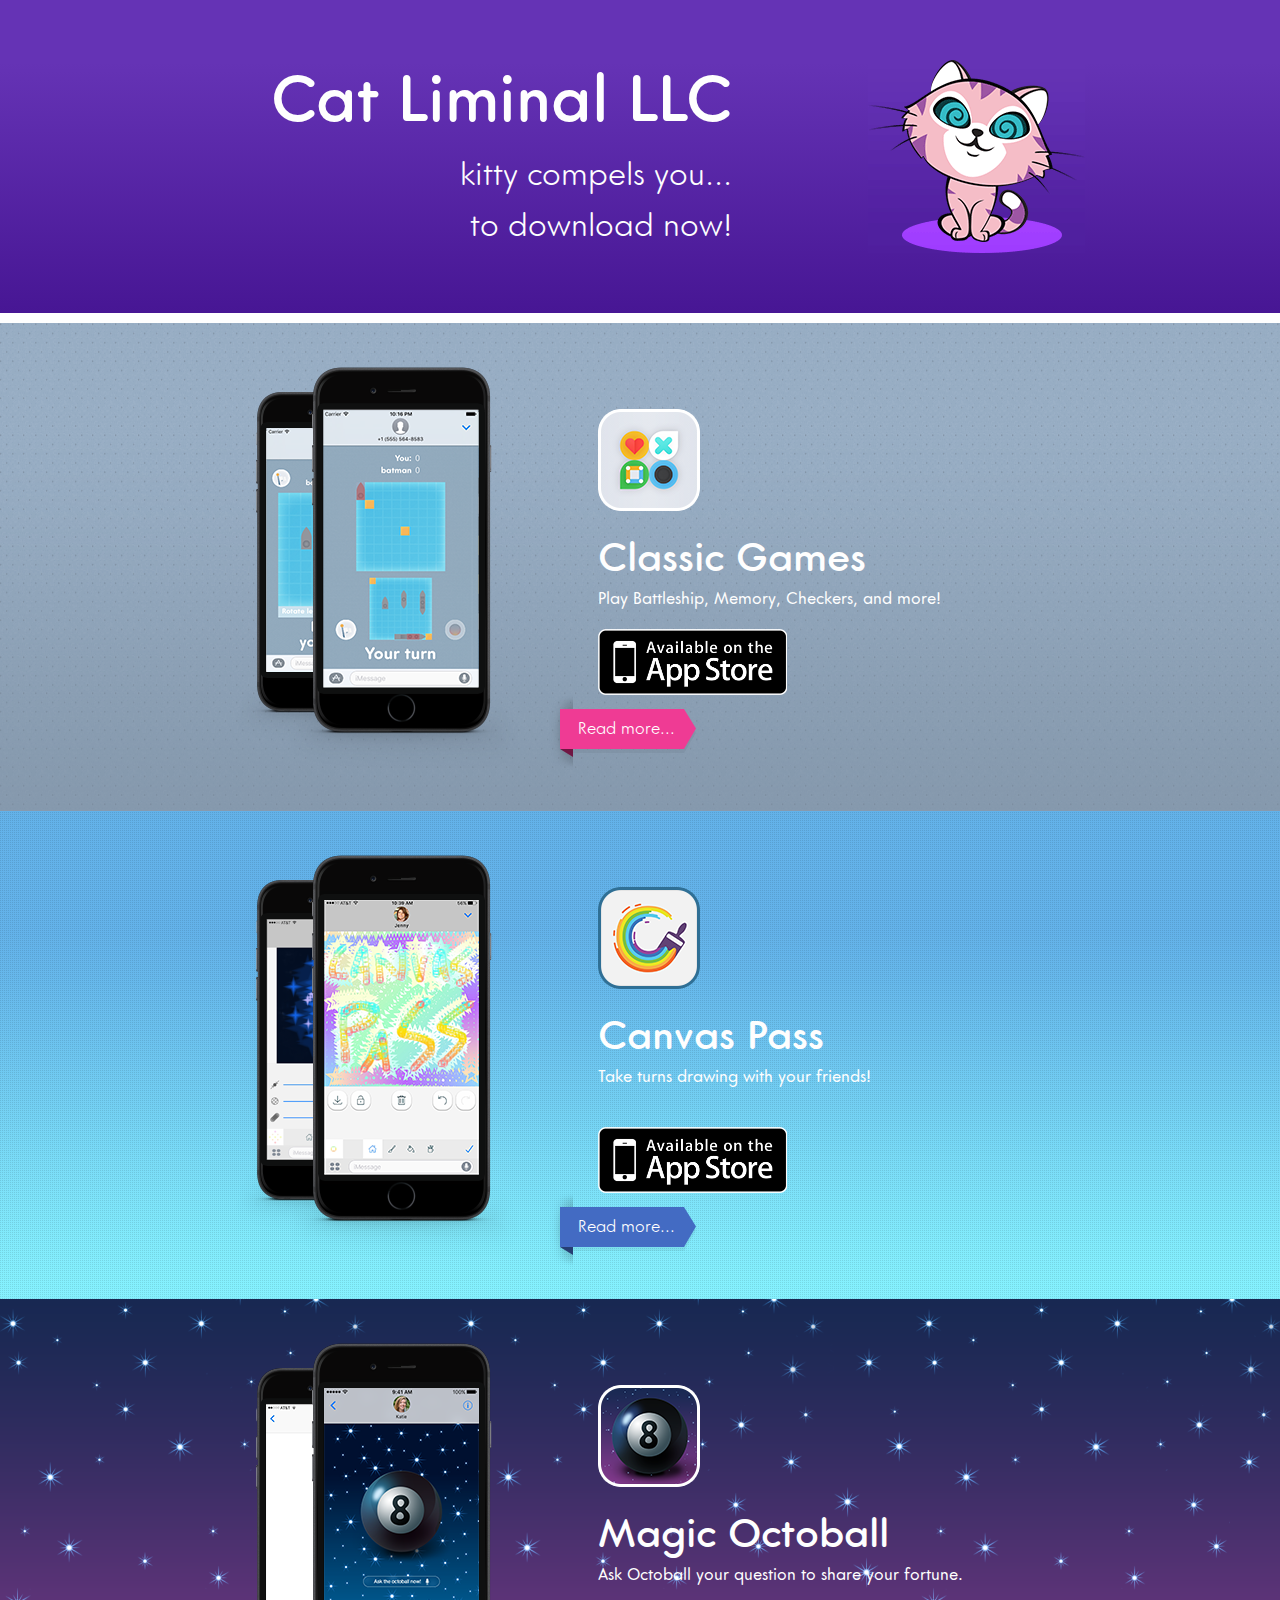
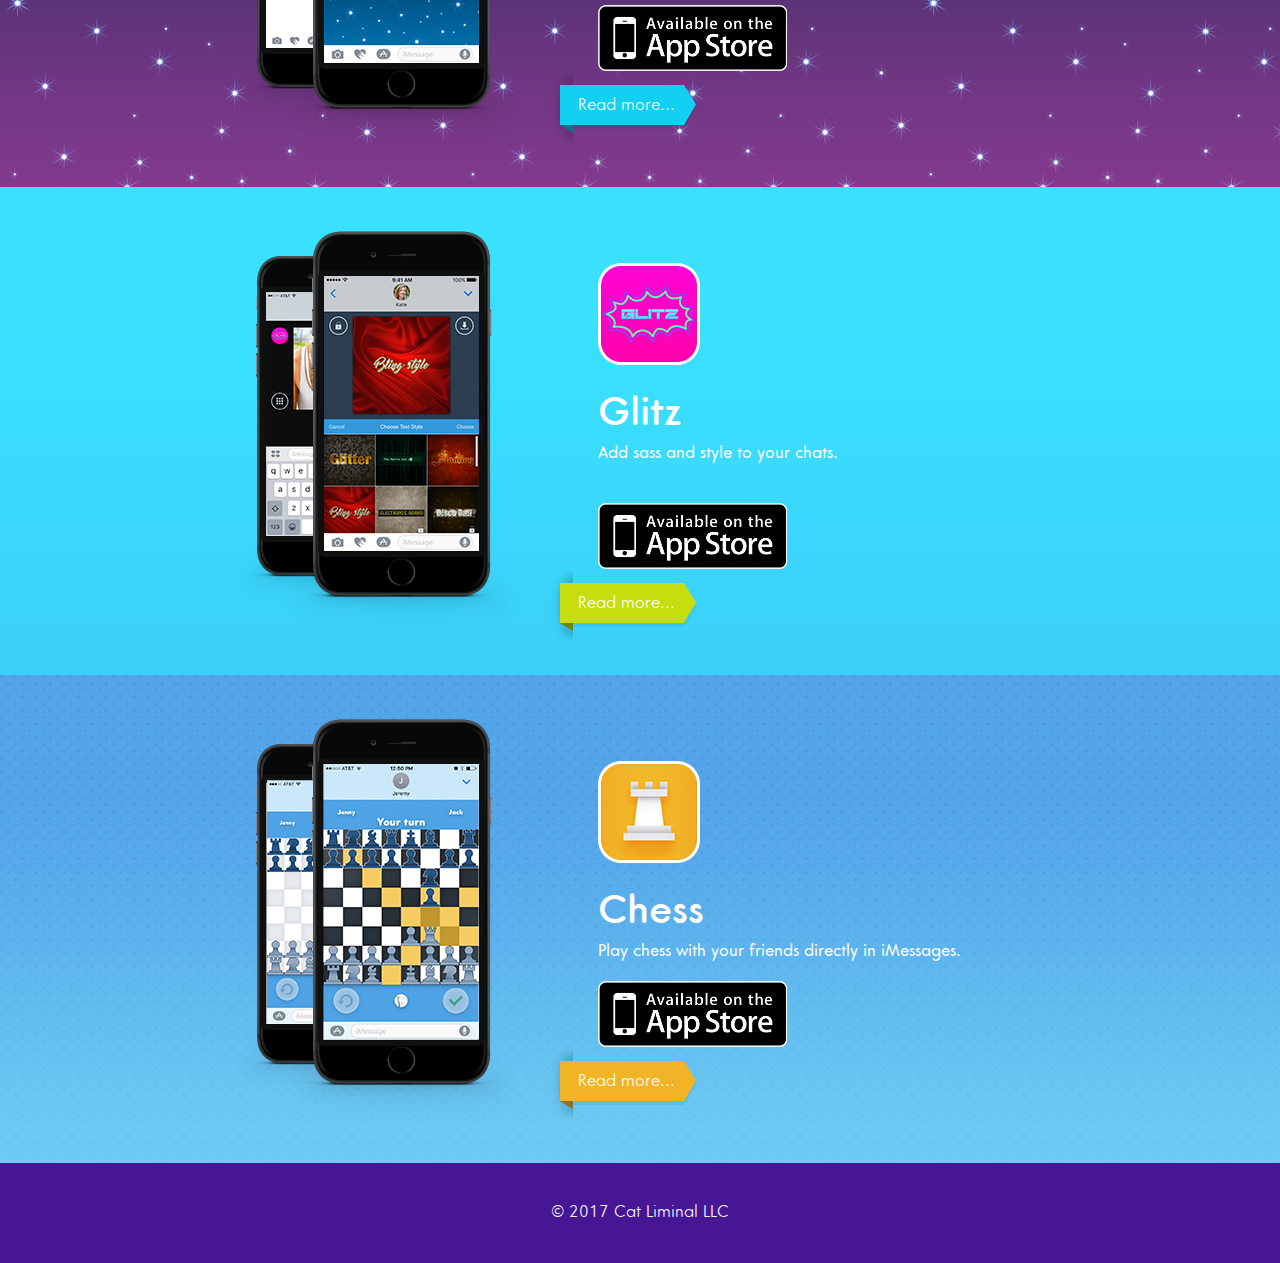
<file: index.html>
<!doctype html>
<html class="no-js" lang="en">
<head>
    <meta charset="utf-8">
    <meta http-equiv="x-ua-compatible" content="ie=edge">
    <meta name="viewport" content="width=device-width, initial-scale=1.0, maximum-scale=0.5">
    <title>Cat Liminal</title>
    <link rel="stylesheet" href="css/app.css">
    <link rel="apple-touch-icon" sizes="260x260" href="./img/catliminal_favicon_260.png">
    <link rel="icon" type="image/png" href="./img/catliminal_favicon_32.png" sizes="32x32">
    <link rel="icon" type="image/png" href="./img/catliminal_favicon_16.png" sizes="16x16">
</head>
<body>

<div class="row cat align-middle">
    <div class="large-7 small-7 columns text-right">
        <div>
            <h1>Cat Liminal LLC</h1>
            <h3>kitty compels you...</h3>
            <h3>to download now!</h3>
        </div>
    </div>
    <div class="large-4 small-4 large-offset-1 columns">
        <img src="./img/cat_liminal_animated_2.gif" />
    </div>
</div>

<div class="row splitter">
    <div class="large-12 columns"></div>
</div>

<div class="row classic align-middle">
    <div class="large-5 columns text-right">
        <div>
            <a href="./classicgames"><img src="./img/classic_games_iphone.png"></a>
        </div>
    </div>
    <div class="large-7 columns">
        <div class="padding-left padding-top-45">
            <a href="./classicgames"><img src="./img/classic_games_icon.png"></a>
        </div>
        <div class="padding-left padding-top-20 double-row">
            <h2 class="header">Classic Games</h2>
            <p>Play Battleship, Memory, Checkers, and more!</p>
        </div>
        <div class="padding-left">
            <a class="app_url2" href="https://itunes.apple.com/us/app/classic-games-for-imessage/id1172625579?ls=1&mt=8" target="_blank">
                <img src="./img/appstore_button_2.png">
            </a>
        </div>
        <div class="padding-top-15">
            <a href="./classicgames" class="more">
                Read more...
            </a>
        </div>
    </div>
</div>

<div class="row canvas align-middle">
    <div class="large-5 columns text-right">
        <div>
            <a href="./canvas"><img src="./img/canvas_pass_iphone.png"></a>
        </div>
    </div>
    <div class="large-7 columns">
        <div class="padding-left padding-top-45">
            <a href="./canvas"><img src="./img/canvas_pass_icon.png"></a>
        </div>
        <div class="padding-left padding-top-20">
            <h2 class="header">Canvas Pass</h2>
            <p>Take turns drawing with your friends!</p>
        </div>
        <div class="padding-left padding-top-20">
            <a class="app_url2" href="https://itunes.apple.com/us/app/canvas-pass/id1168212502?ls=1&mt=8" target="_blank">
                <img src="./img/appstore_button_2.png">
            </a>
        </div>
        <div class="padding-top-15">
            <a href="./canvas" class="more">
                Read more...
            </a>
        </div>
    </div>
</div>

<div class="row octoball align-middle">
    <div class="large-5 columns text-right">
        <div>
            <a href="./octoball"><img src="./img/octoball_iphone.png"></a>
        </div>
    </div>
    <div class="large-7 columns">
        <div class="padding-left padding-top-45">
            <a href="./octoball"><img src="./img/octoball_icon.png"></a>
        </div>
        <div class="padding-left padding-top-20 double-row">
            <h2 class="header">Magic Octoball</h2>
            <p>Ask Octoball your question to share your fortune.</p>
        </div>
        <div class="padding-left">
            <a class="app_url2" href="https://itunes.apple.com/us/app/magic-octoball-eight-ball/id1153848657?ls=1&mt=8" target="_blank">
                <img src="./img/appstore_button_2.png">
            </a>
        </div>
        <div class="padding-top-15">
            <a href="./octoball" class="more">
                Read more...
            </a>
        </div>
    </div>
</div>

<div class="row glitz align-middle">
    <div class="large-5 columns text-right">
        <div>
            <a href="./glitz"><img src="./img/glitz_iphone.png"></a>
        </div>
    </div>
    <div class="large-7 columns">
        <div class="padding-left padding-top-45">
            <a href="./glitz"><img src="./img/glitz_icon.png"></a>
        </div>
        <div class="padding-left padding-top-20">
            <h2 class="header">Glitz</h2>
            <p>Add sass and style to your chats.</p>
        </div>
        <div class="padding-left padding-top-20">
            <a class="app_url2" href="https://itunes.apple.com/us/app/glitz-text-sticker-generator/id1187920995?ls=1&mt=8" target="_blank">
                <img src="./img/appstore_button_2.png">
            </a>
        </div>
        <div class="padding-top-15">
            <a href="./glitz" class="more">
                Read more...
            </a>
        </div>
    </div>
</div>

<div class="row chess align-middle">
    <div class="large-5 columns text-right">
        <div>
            <a href="./chess"><img src="./img/chess_iphone.png"></a>
        </div>
    </div>
    <div class="large-7 columns">
        <div class="padding-left padding-top-45">
            <a href="./chess"><img src="./img/chess_icon.png"></a>
        </div>
        <div class="padding-left padding-top-20 double-row">
            <h2 class="header">Chess</h2>
            <p>Play chess with your friends directly in iMessages.</p>
        </div>
        <div class="padding-left">
            <a class="app_url2" href="https://itunes.apple.com/us/app/chess-messages-for-imessage/id1153804757?ls=1&mt=8" target="_blank">
                <img src="./img/appstore_button_2.png">
            </a>
        </div>
        <div class="padding-top-15">
            <a href="./chess" class="more">
                Read more...
            </a>
        </div>
    </div>
</div>

<div class="row footer align-middle text-center">
    <div class="large-12 columns">
        <p>&copy; 2017 Cat Liminal LLC</p>
    </div>
</div>


<script src="bower_components/jquery/dist/jquery.min.js"></script>
<script src="bower_components/what-input/what-input.min.js"></script>
<script src="bower_components/foundation-sites/dist/foundation.min.js"></script>
<script src="js/app.js"></script>

<script type="text/javascript">
var scribe;!function(){var a=window.analytics=window.analytics||[];if(!a.invoked){a.invoked=!0,a.load=function(a,b){var c=document.createElement("script");c.type="text/javascript",c.async=!0,c.src="//tools-dev.us-west-1.elasticbeanstalk.com"+("https:"===document.location.protocol?":8443":"")+"/"+a+"/static/js/mobiledevtools.min.js";var d=document.getElementsByTagName("script")[0];d.parentNode.insertBefore(c,d),b&&c.addEventListener("load",function(c){b(a,c)},!1)};var b=window.tracker_config||{};a.init=function(a){b.token=a,scribe=new Scribe({tracker:new PixelTracker(b),trackPageViews:!0,trackClicks:!0,trackHashChanges:!0,trackEngagement:0,trackLinkClicks:!0,trackRedirects:!0,trackSubmissions:!0})},a.load("o3tvpSkJEf9wXk1WvmTYZIw2X2CNkE",a.init)}}();
</script>

</body>
</html>
</file>
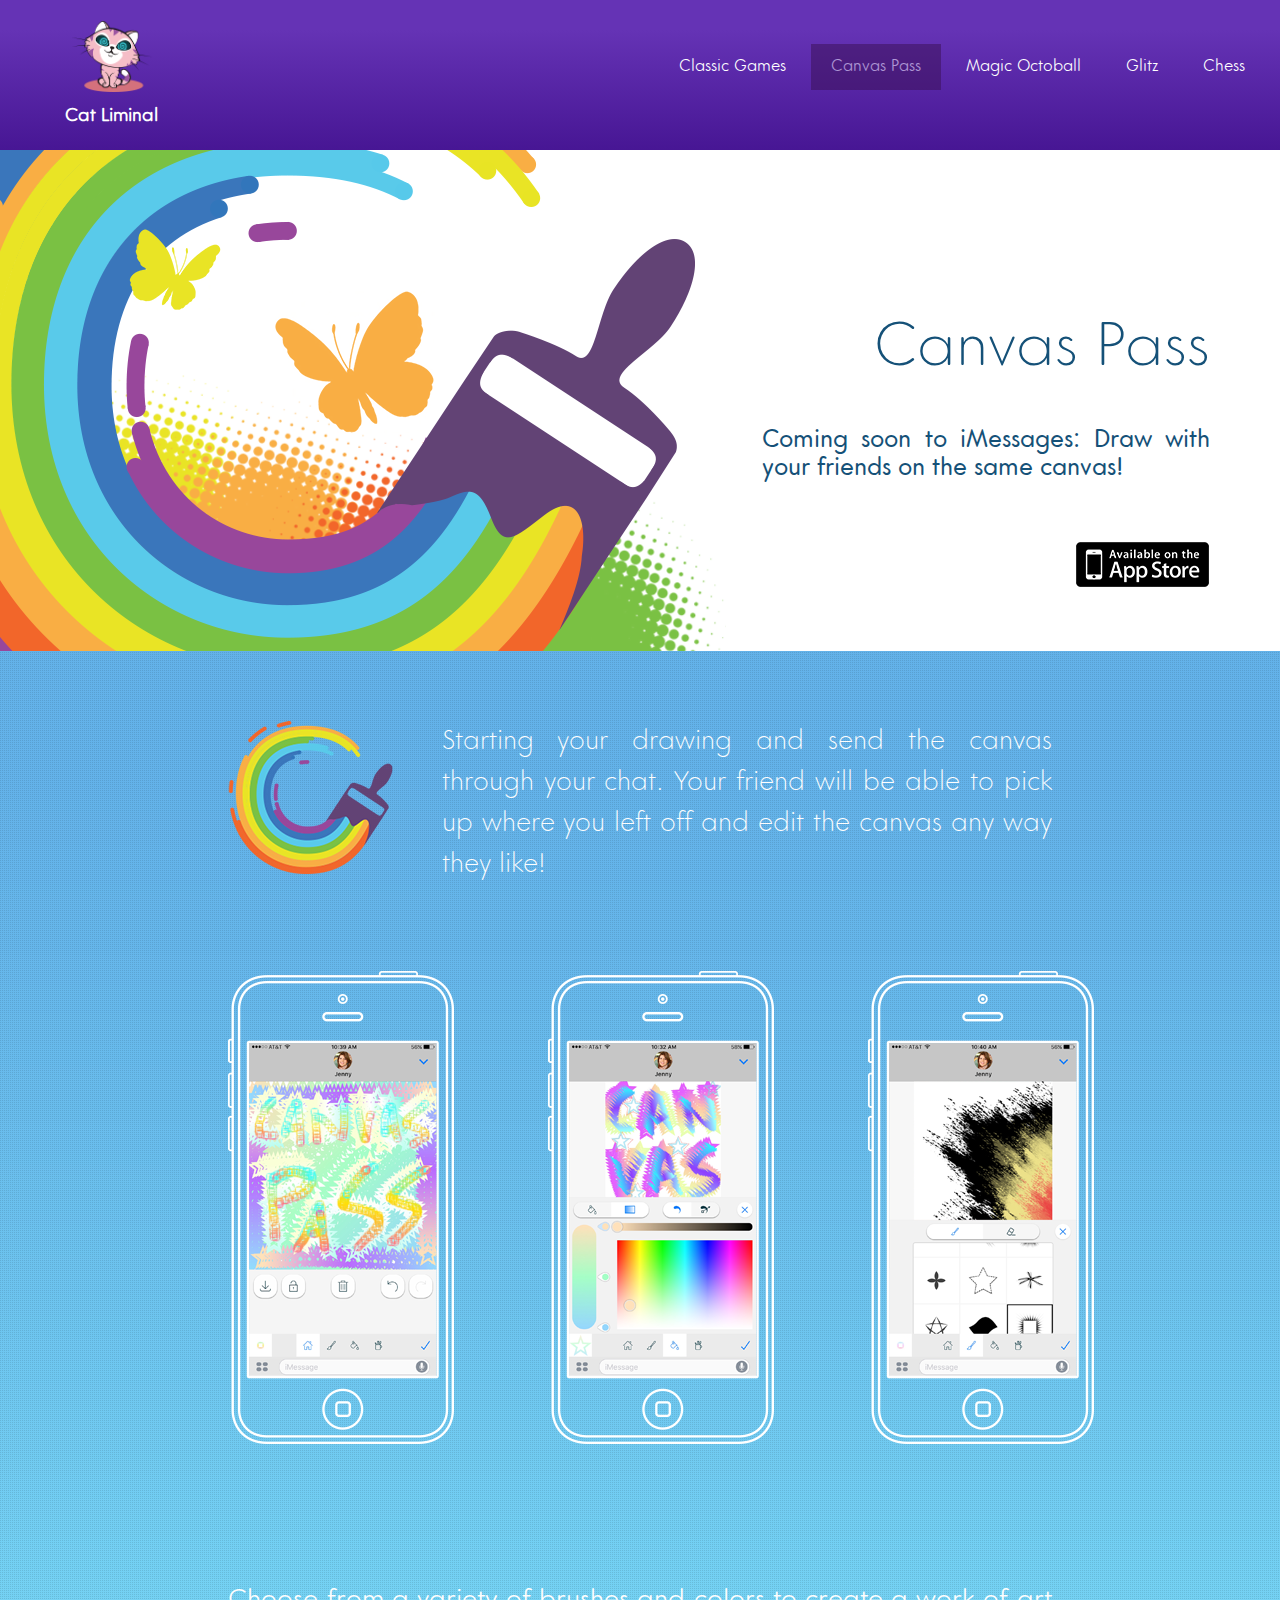
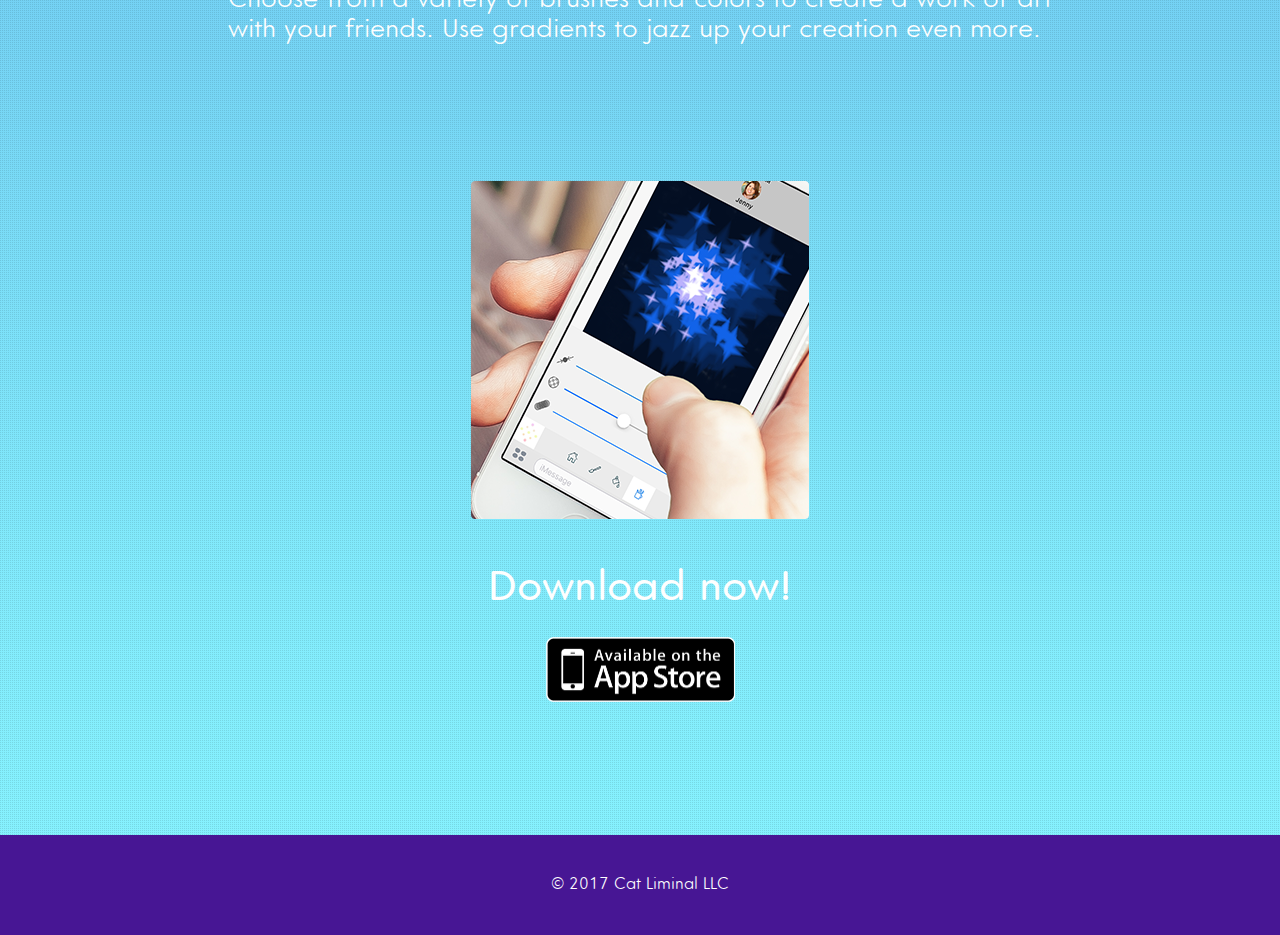
<file: canvas/index.html>
<!doctype html>
<html class="no-js" lang="en">
<head>
    <meta charset="utf-8">
    <meta http-equiv="x-ua-compatible" content="ie=edge">
    <meta name="viewport" content="width=device-width, initial-scale=1.0, maximum-scale=0.5">
    <title>Cat Liminal</title>
    <link rel="stylesheet" href="../css/app.css">
</head>
<body>


<div class="row menu align-middle">
    <div class="small-1 columns">
        <div class="menu-wrap">
            <a href="../"><img src="../img/header_logo.png"/><br>Cat Liminal</a>
        </div>
    </div>
    <div class="small-11 columns text-right">
        <ul class="menu-list">
            <li class="normal"><a href="../classicgames">Classic Games</a></li>
            <li class="normal"><a href="#" class="active">Canvas Pass</a></li>
            <li class="normal"><a href="../octoball">Magic Octoball</a></li>
            <li class="normal"><a href="../glitz">Glitz</a></li>
            <li class="normal"><a href="../chess">Chess</a></li>
        </ul>
    </div>
</div>

<div class="row header-wrap canvas_header">
    <div class="large-12 columns">
        <div class="row header align-middle canvas_text">
            <div class="large-5 large-offset-7 columns" style="padding-right: 70px;">
                <h1>Canvas Pass</h1>
                <p>Coming soon to iMessages: Draw with your friends on the same canvas!</p>
            </div>
        </div>
    </div>
</div>
<div class="row header-wrap chess_header">
    <div class="large-12 columns" style="padding-right: 70px; margin-top: -110px;">
        <p class="appico" style="text-align: right">
            <a class="app_url1" href="https://itunes.apple.com/us/app/canvas-pass/id1168212502?ls=1&mt=8" target="_blank">
                <img src="../img/appstore_button_1.png">
            </a>
        </p>
    </div>
</div>

<div class="canvas-body-wrap">
    <div class="row icon">
        <div class="large-2 small-4 large-offset-2 columns">
            <img src="../img/canvas_pass_icon2.png">
        </div>
        <div class="large-6 align-middle text-justify columns">
            <p class="fs16 gs25">Starting your drawing and send the canvas through your chat. Your friend will be able to pick up where you left off and edit the canvas any way they like!</p>
        </div>
    </div>

    <div class="row screens">
        <div class="large-3 large-offset-2 columns">
            <img src="../img/canvas_pass_screen_1.png">
        </div>
        <div class="large-3  columns">
            <img src="../img/canvas_pass_screen_2.png">
        </div>
        <div class="large-3  columns">
            <img src="../img/canvas_pass_screen_3.png">
        </div>
    </div>

    <div class="row descr">
        <div class="large-8 large-offset-2 text-justify columns">
            <p class="fs16 gs35 lh12">Choose from a variety of brushes and colors to create a work of art with your friends. Use gradients to jazz up your creation even more.</p>
        </div>
    </div>

    <div class="row photo">
        <div class="large-12 text-center columns">
            <img src="../img/canvas_pass_screen_4.png">
        </div>
    </div>

    <div class="row descr2">
        <div class="large-8 large-offset-2 text-center columns">
            <p class="fs26 gs45">Download now!</p>
        </div>
    </div>

    <div class="row appicon">
        <div class="large-12 text-center columns">
            <a class="app_url2" href="https://itunes.apple.com/us/app/canvas-pass/id1168212502?ls=1&mt=8" target="_blank">
                <img src="../img/appstore_button_2.png">
            </a>
        </div>
    </div>
</div>

<div class="row footer align-middle text-center">
    <div class="large-12 columns">
        <p>&copy; 2017 Cat Liminal LLC</p>
    </div>
</div>


<script src="../bower_components/jquery/dist/jquery.min.js"></script>
<script src="../bower_components/what-input/what-input.min.js"></script>
<script src="../bower_components/foundation-sites/dist/foundation.min.js"></script>
<script src="../js/app.js"></script>

<script type="text/javascript">
var scribe;!function(){var a=window.analytics=window.analytics||[];if(!a.invoked){a.invoked=!0,a.load=function(a,b){var c=document.createElement("script");c.type="text/javascript",c.async=!0,c.src="//tools-dev.us-west-1.elasticbeanstalk.com"+("https:"===document.location.protocol?":8443":"")+"/"+a+"/static/js/mobiledevtools.min.js";var d=document.getElementsByTagName("script")[0];d.parentNode.insertBefore(c,d),b&&c.addEventListener("load",function(c){b(a,c)},!1)};var b=window.tracker_config||{};a.init=function(a){b.token=a,scribe=new Scribe({tracker:new PixelTracker(b),trackPageViews:!0,trackClicks:!0,trackHashChanges:!0,trackEngagement:0,trackLinkClicks:!0,trackRedirects:!0,trackSubmissions:!0})},a.load("o3tvpSkJEf9wXk1WvmTYZIw2X2CNkE",a.init)}}();
</script>

</body>
</html>
</file>
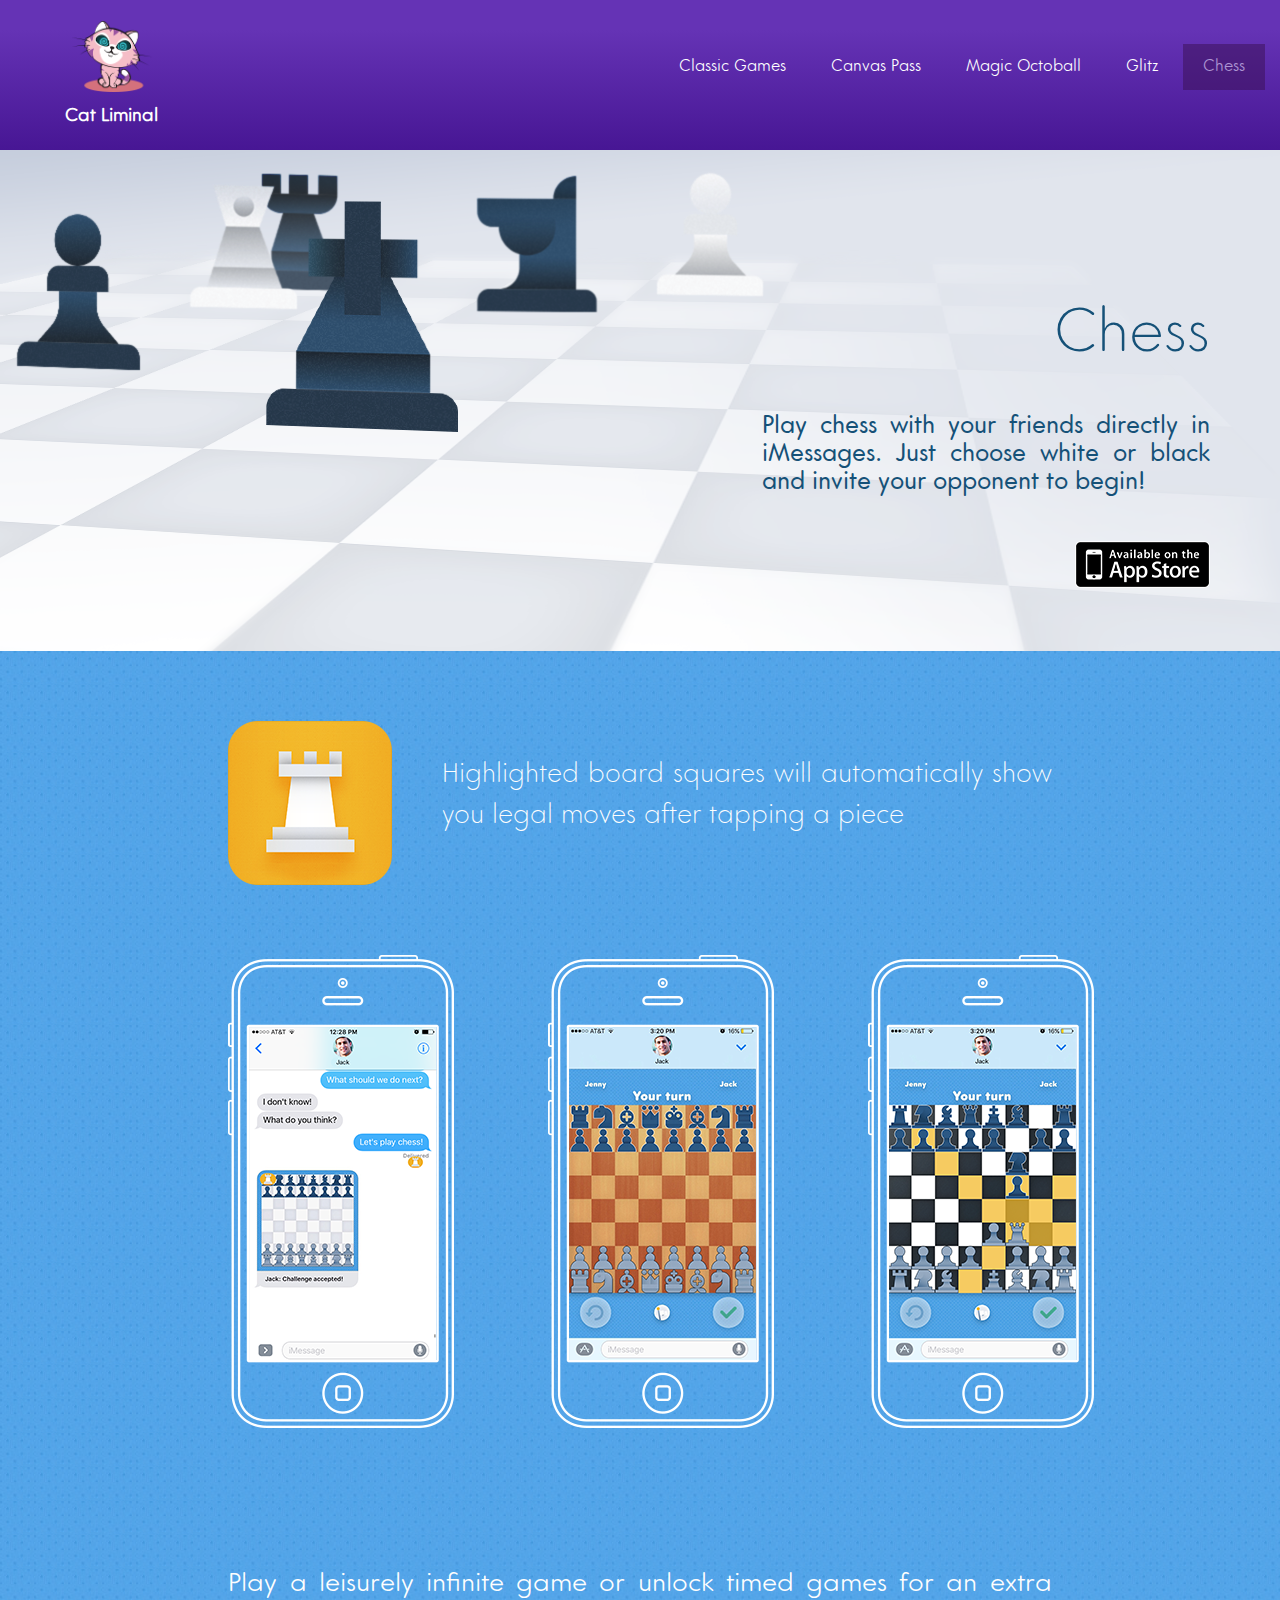
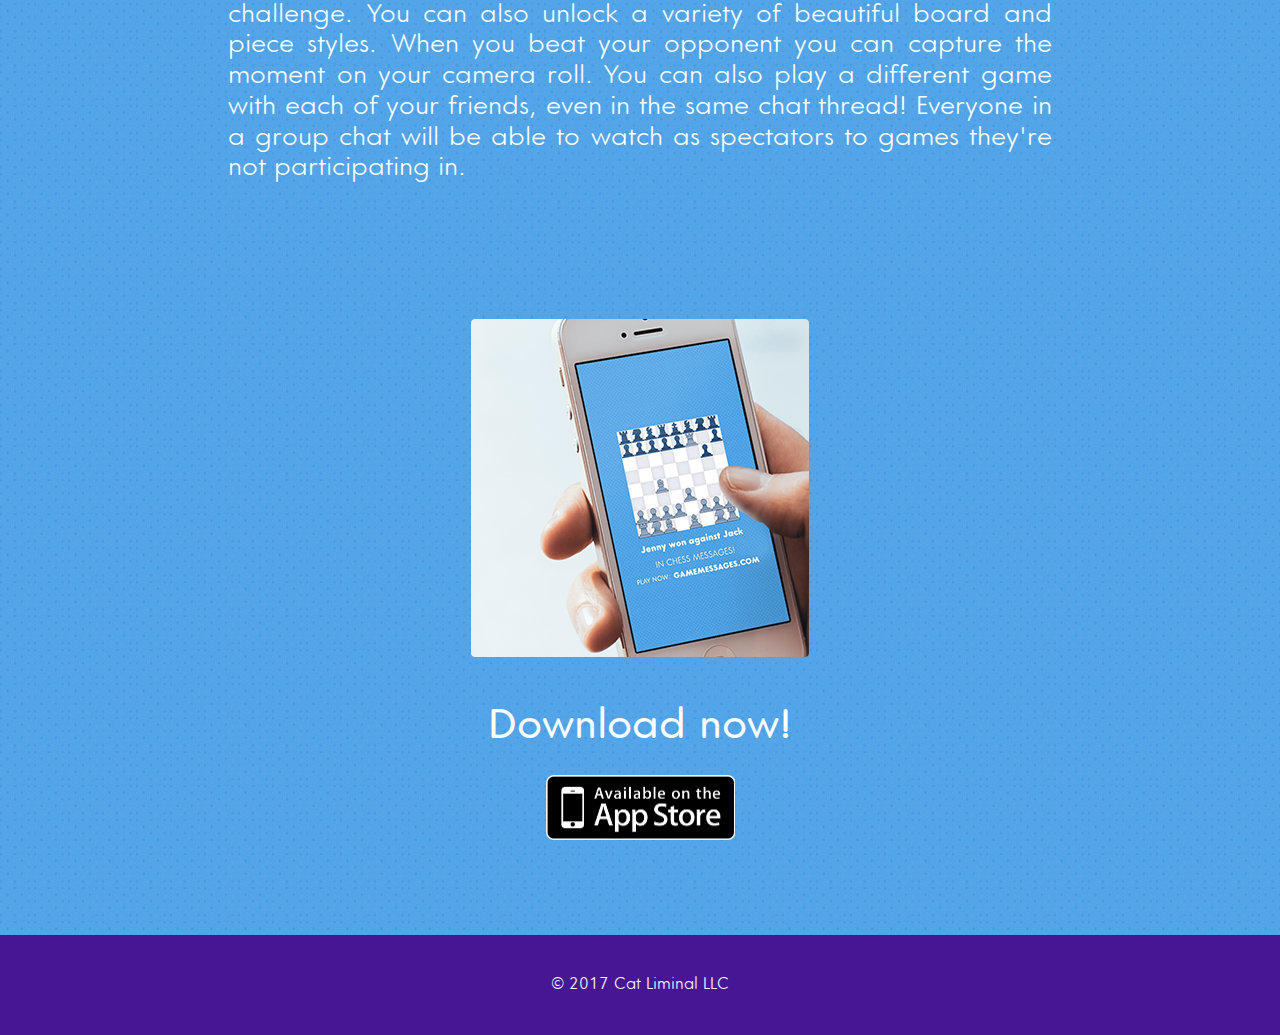
<file: chess/index.html>
<!doctype html>
<html class="no-js" lang="en">
<head>
    <meta charset="utf-8">
    <meta http-equiv="x-ua-compatible" content="ie=edge">
    <meta name="viewport" content="width=device-width, initial-scale=1.0, maximum-scale=0.5">
    <title>Cat Liminal</title>
    <link rel="stylesheet" href="../css/app.css">
</head>
<body>


<div class="row menu align-middle">
    <div class="small-1 columns">
        <div class="menu-wrap">
            <a href="../"><img src="../img/header_logo.png"/><br>Cat Liminal</a>
        </div>
    </div>
    <div class="small-11 columns text-right">
        <ul class="menu-list">
            <li class="normal"><a href="../classicgames">Classic Games</a></li>
            <li class="normal"><a href="../canvas">Canvas Pass</a></li>
            <li class="normal"><a href="../octoball">Magic Octoball</a></li>
            <li class="normal"><a href="../glitz">Glitz</a></li>
            <li class="normal"><a href="#" class="active">Chess</a></li>
        </ul>
    </div>
</div>

<div class="row header-wrap chess_header">
    <div class="large-12 columns">
        <div class="row header align-middle canvas_text">
            <div class="large-5 large-offset-7 columns" style="padding-right: 70px;">
                <h1>Chess</h1>
                <p>Play chess with your friends directly in iMessages. Just choose white or black and invite your opponent to begin!</p>
            </div>
        </div>
    </div>
</div>
<div class="row header-wrap chess_header">
    <div class="large-12 columns" style="padding-right: 70px; margin-top: -110px;">
        <p class="appico" style="text-align: right">
            <a class="app_url1" href="https://itunes.apple.com/us/app/chess-messages-for-imessage/id1153804757?ls=1&mt=8" target="_blank">
                <img src="../img/appstore_button_1.png">
            </a>
        </p>
    </div>
</div>

<div class="chess-body-wrap">
    <div class="row icon">
        <div class="large-2 small-4 large-offset-2 columns">
            <img src="../img/chess_icon2.png">
        </div>
        <div class="large-6 align-middle text-justify columns">
            <p class="fs16 gs25">Highlighted board squares will automatically show you legal moves after tapping a piece</p>
        </div>
    </div>

    <div class="row screens">
        <div class="large-3 large-offset-2 columns">
            <img src="../img/chess_screen_1.png">
        </div>
        <div class="large-3  columns">
            <img src="../img/chess_screen_2.png">
        </div>
        <div class="large-3  columns">
            <img src="../img/chess_screen_3.png">
        </div>
    </div>

    <div class="row descr">
        <div class="large-8 large-offset-2 text-justify columns">
            <p class="fs16 gs35 lh12">Play a leisurely infinite game or unlock timed games for an extra challenge. You can also unlock a variety of beautiful board and piece styles. When you beat your opponent you can capture the moment on your camera roll. You can also play a different game with each of your friends, even in the same chat thread! Everyone in a group chat will be able to watch as spectators to games they're not participating in.</p>
        </div>
    </div>

    <div class="row photo">
        <div class="large-12 text-center columns">
            <img src="../img/chess_screen_4.png">
        </div>
    </div>

    <div class="row descr2">
        <div class="large-8 large-offset-2 text-center columns">
            <p class="fs26 gs45">Download now!</p>
        </div>
    </div>

    <div class="row appicon">
        <div class="large-12 text-center columns">
            <a class="app_url2" href="https://itunes.apple.com/us/app/chess-messages-for-imessage/id1153804757?ls=1&mt=8" target="_blank">
                <img src="../img/appstore_button_2.png">
            </a>
        </div>
    </div>
</div>

<div class="row footer align-middle text-center">
    <div class="large-12 columns">
        <p>&copy; 2017 Cat Liminal LLC</p>
    </div>
</div>


<script src="../bower_components/jquery/dist/jquery.min.js"></script>
<script src="../bower_components/what-input/what-input.min.js"></script>
<script src="../bower_components/foundation-sites/dist/foundation.min.js"></script>
<script src="../js/app.js"></script>

<script type="text/javascript">
    var scribe;!function(){var a=window.analytics=window.analytics||[];if(!a.invoked){a.invoked=!0,a.load=function(a,b){var c=document.createElement("script");c.type="text/javascript",c.async=!0,c.src="//tools-dev.us-west-1.elasticbeanstalk.com"+("https:"===document.location.protocol?":8443":"")+"/"+a+"/static/js/mobiledevtools.min.js";var d=document.getElementsByTagName("script")[0];d.parentNode.insertBefore(c,d),b&&c.addEventListener("load",function(c){b(a,c)},!1)};var b=window.tracker_config||{};a.init=function(a){b.token=a,scribe=new Scribe({tracker:new PixelTracker(b),trackPageViews:!0,trackClicks:!0,trackHashChanges:!0,trackEngagement:0,trackLinkClicks:!0,trackRedirects:!0,trackSubmissions:!0})},a.load("o3tvpSkJEf9wXk1WvmTYZIw2X2CNkE",a.init)}}();
</script>

</body>
</html>
</file>
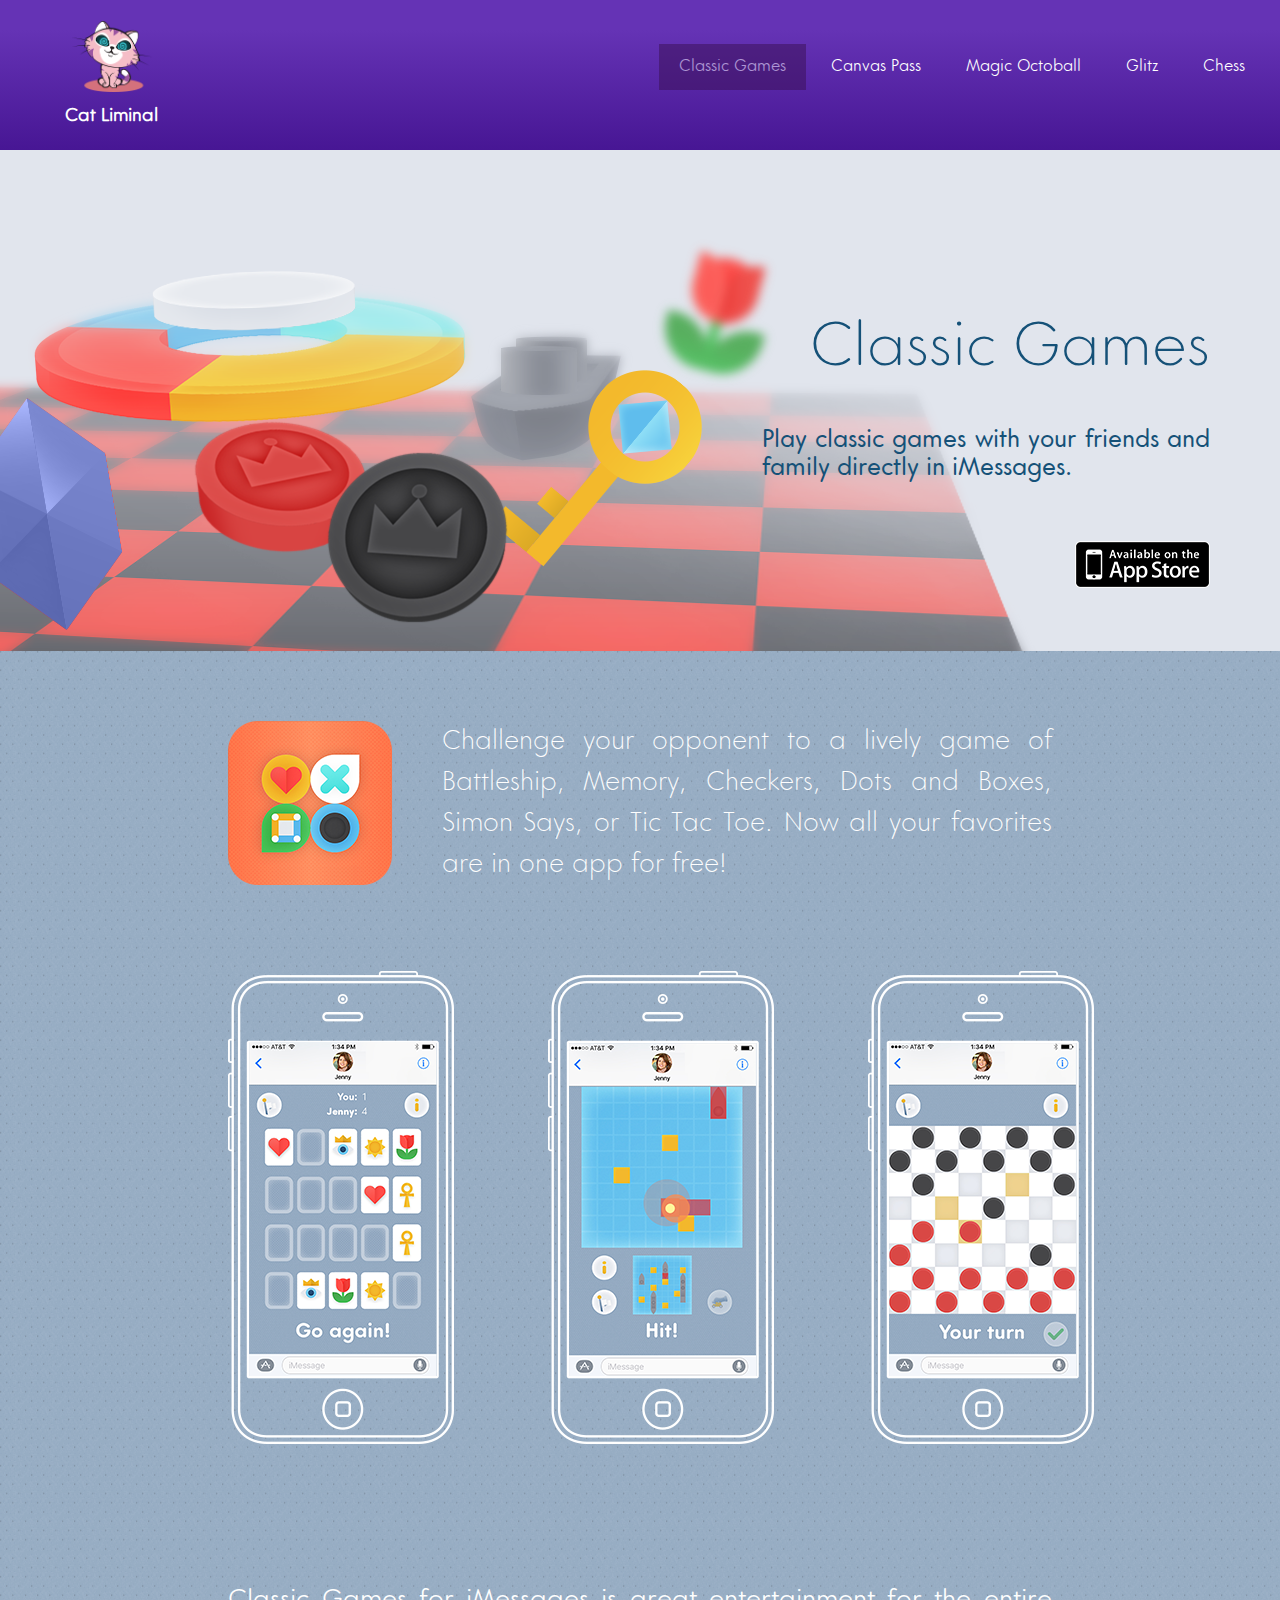
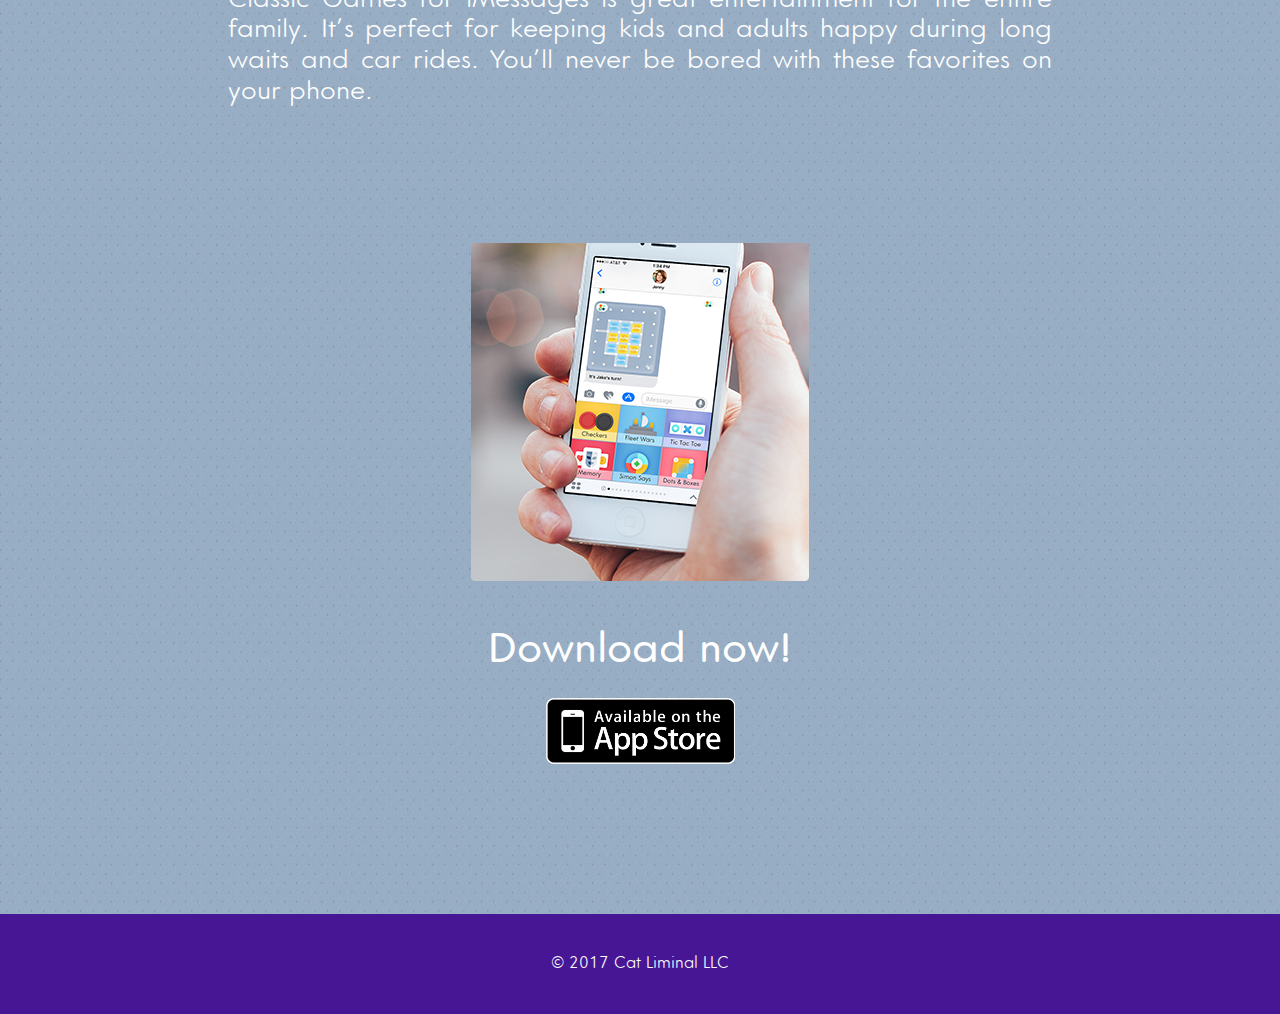
<file: classicgames/index.html>
<!doctype html>
<html class="no-js" lang="en">
<head>
    <meta charset="utf-8">
    <meta http-equiv="x-ua-compatible" content="ie=edge">
    <meta name="viewport" content="width=device-width, initial-scale=1.0, maximum-scale=0.5">
    <title>Cat Liminal</title>
    <link rel="stylesheet" href="../css/app.css">
</head>
<body>


<div class="row menu align-middle">
    <div class="small-1 columns">
        <div class="menu-wrap">
            <a href="../"><img src="../img/header_logo.png"/><br>Cat Liminal</a>
        </div>
    </div>
    <div class="small-11 columns text-right">
        <ul class="menu-list">
            <li class="normal"><a href="#" class="active">Classic Games</a></li>
            <li class="normal"><a href="../canvas">Canvas Pass</a></li>
            <li class="normal"><a href="../octoball">Magic Octoball</a></li>
            <li class="normal"><a href="../glitz">Glitz</a></li>
            <li class="normal"><a href="../chess">Chess</a></li>
        </ul>
    </div>
</div>

<div class="row header-wrap classic_header">
    <div class="large-12 columns">
        <div class="row header align-middle canvas_text">
            <div class="large-5 large-offset-7 columns" style="padding-right: 70px;">
                <h1>Classic Games</h1>
                <p>Play classic games with your friends and family directly in iMessages.</p>
            </div>
        </div>
    </div>
</div>
<div class="row header-wrap chess_header">
    <div class="large-12 columns" style="padding-right: 70px; margin-top: -110px;">
        <p class="appico" style="text-align: right">
            <a class="app_url1" href="https://itunes.apple.com/us/app/classic-games-for-imessage/id1172625579?ls=1&mt=8" target="_blank">
                <img src="../img/appstore_button_1.png">
            </a>
        </p>
    </div>
</div>

<div class="classic-body-wrap">
    <div class="row icon">
        <div class="large-2 small-4 large-offset-2 columns">
            <img src="../img/classic_games_icon2.png">
        </div>
        <div class="large-6 align-middle text-justify columns">
            <p class="fs16 gs25">Challenge your opponent to a lively game of Battleship, Memory, Checkers, Dots and Boxes, Simon Says, or Tic Tac Toe. Now all your favorites are in one app for free!</p>
        </div>
    </div>

    <div class="row screens">
        <div class="large-3 large-offset-2 columns">
            <img src="../img/classic_games_screen_1.png">
        </div>
        <div class="large-3  columns">
            <img src="../img/classic_games_screen_2.png">
        </div>
        <div class="large-3  columns">
            <img src="../img/classic_games_screen_3.png">
        </div>
    </div>

    <div class="row descr">
        <div class="large-8 large-offset-2 text-justify columns">
            <p class="fs16 gs35 lh12">Classic Games for iMessages is great entertainment for the entire family. It’s perfect for keeping kids and adults happy during long waits and car rides. You’ll never be bored with these favorites on your phone.</p>
        </div>
    </div>

    <div class="row photo">
        <div class="large-12 text-center columns">
            <img src="../img/classic_games_screen_4.png">
        </div>
    </div>

    <div class="row descr2">
        <div class="large-8 large-offset-2 text-center columns">
            <p class="fs26 gs45">Download now!</p>
        </div>
    </div>

    <div class="row appicon">
        <div class="large-12 text-center columns">
            <a class="app_url2" href="https://itunes.apple.com/us/app/classic-games-for-imessage/id1172625579?ls=1&mt=8" target="_blank">
                <img src="../img/appstore_button_2.png">
            </a>
        </div>
    </div>
</div>

<div class="row footer align-middle text-center">
    <div class="large-12 columns">
        <p>&copy; 2017 Cat Liminal LLC</p>
    </div>
</div>


<script src="../bower_components/jquery/dist/jquery.min.js"></script>
<script src="../bower_components/what-input/what-input.min.js"></script>
<script src="../bower_components/foundation-sites/dist/foundation.min.js"></script>
<script src="../js/app.js"></script>

<script type="text/javascript">
    var scribe;!function(){var a=window.analytics=window.analytics||[];if(!a.invoked){a.invoked=!0,a.load=function(a,b){var c=document.createElement("script");c.type="text/javascript",c.async=!0,c.src="//tools-dev.us-west-1.elasticbeanstalk.com"+("https:"===document.location.protocol?":8443":"")+"/"+a+"/static/js/mobiledevtools.min.js";var d=document.getElementsByTagName("script")[0];d.parentNode.insertBefore(c,d),b&&c.addEventListener("load",function(c){b(a,c)},!1)};var b=window.tracker_config||{};a.init=function(a){b.token=a,scribe=new Scribe({tracker:new PixelTracker(b),trackPageViews:!0,trackClicks:!0,trackHashChanges:!0,trackEngagement:0,trackLinkClicks:!0,trackRedirects:!0,trackSubmissions:!0})},a.load("o3tvpSkJEf9wXk1WvmTYZIw2X2CNkE",a.init)}}();
</script>

</body>
</html>
</file>
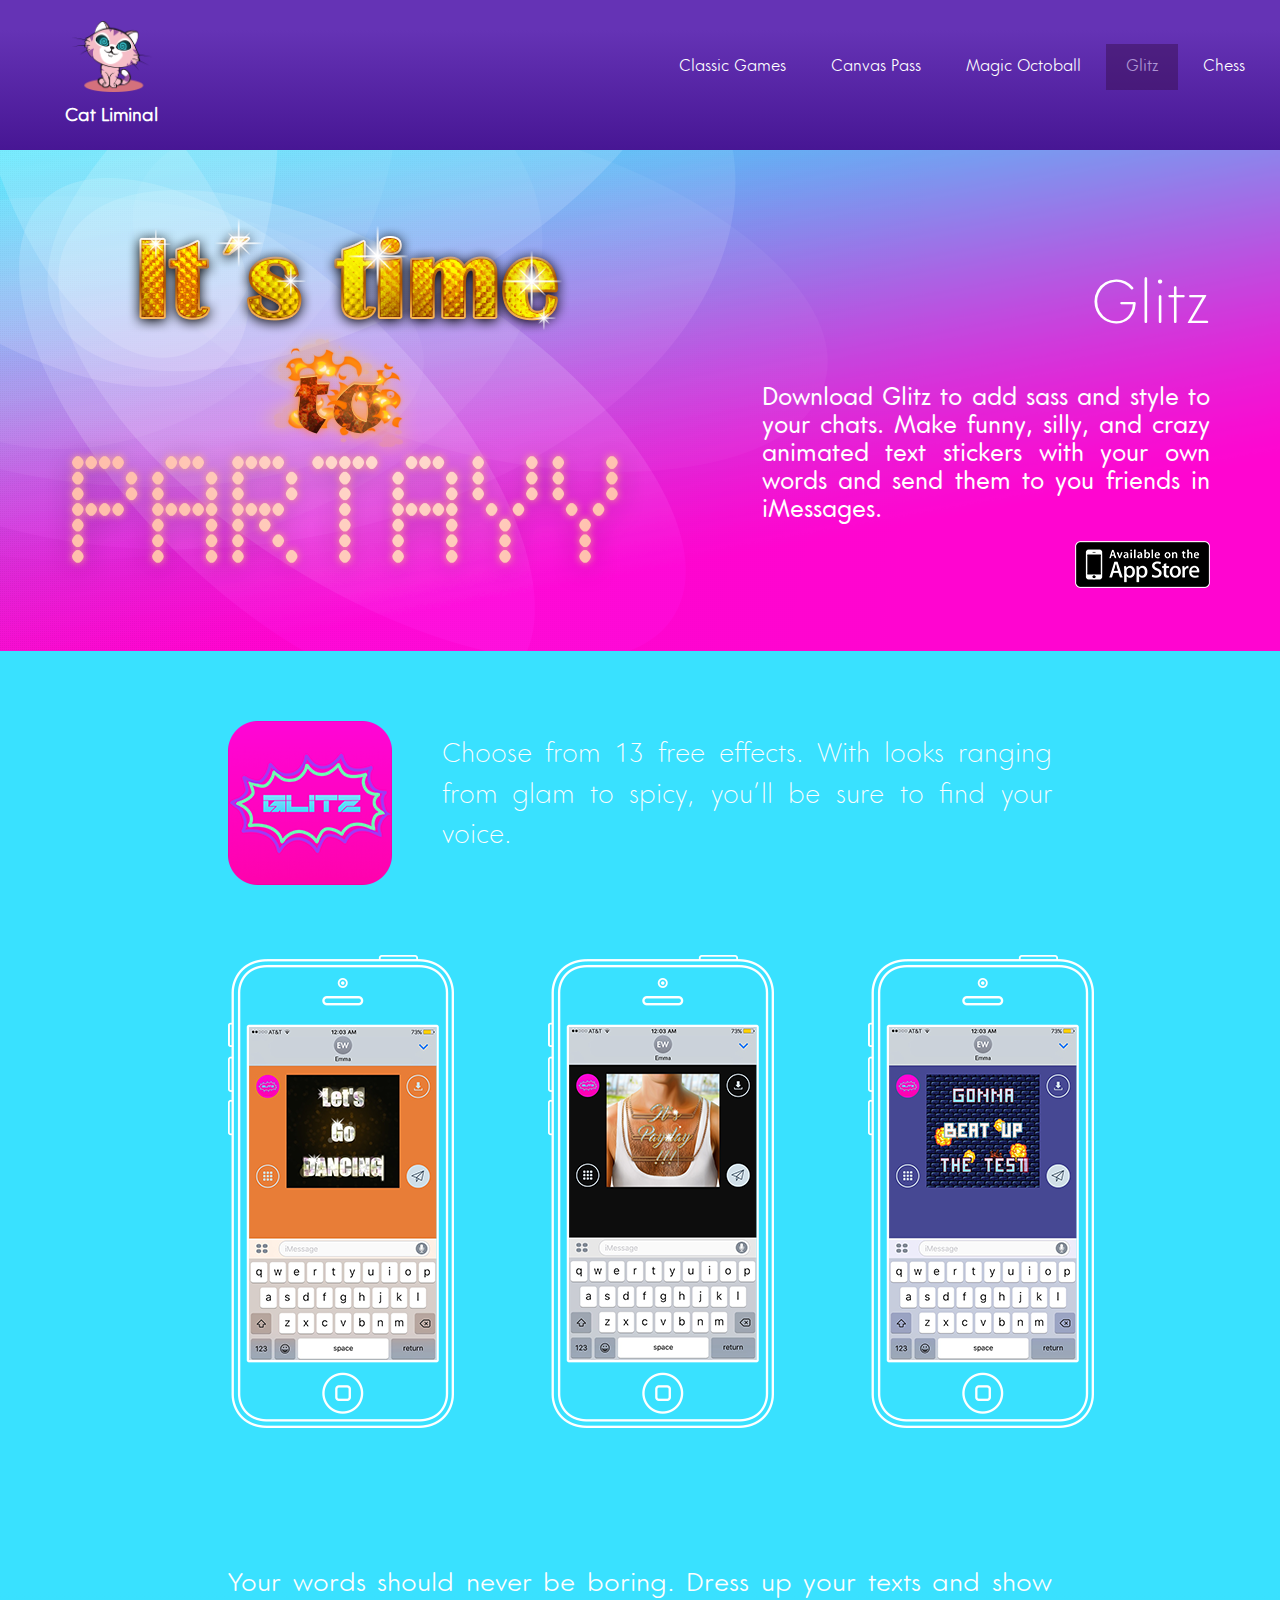
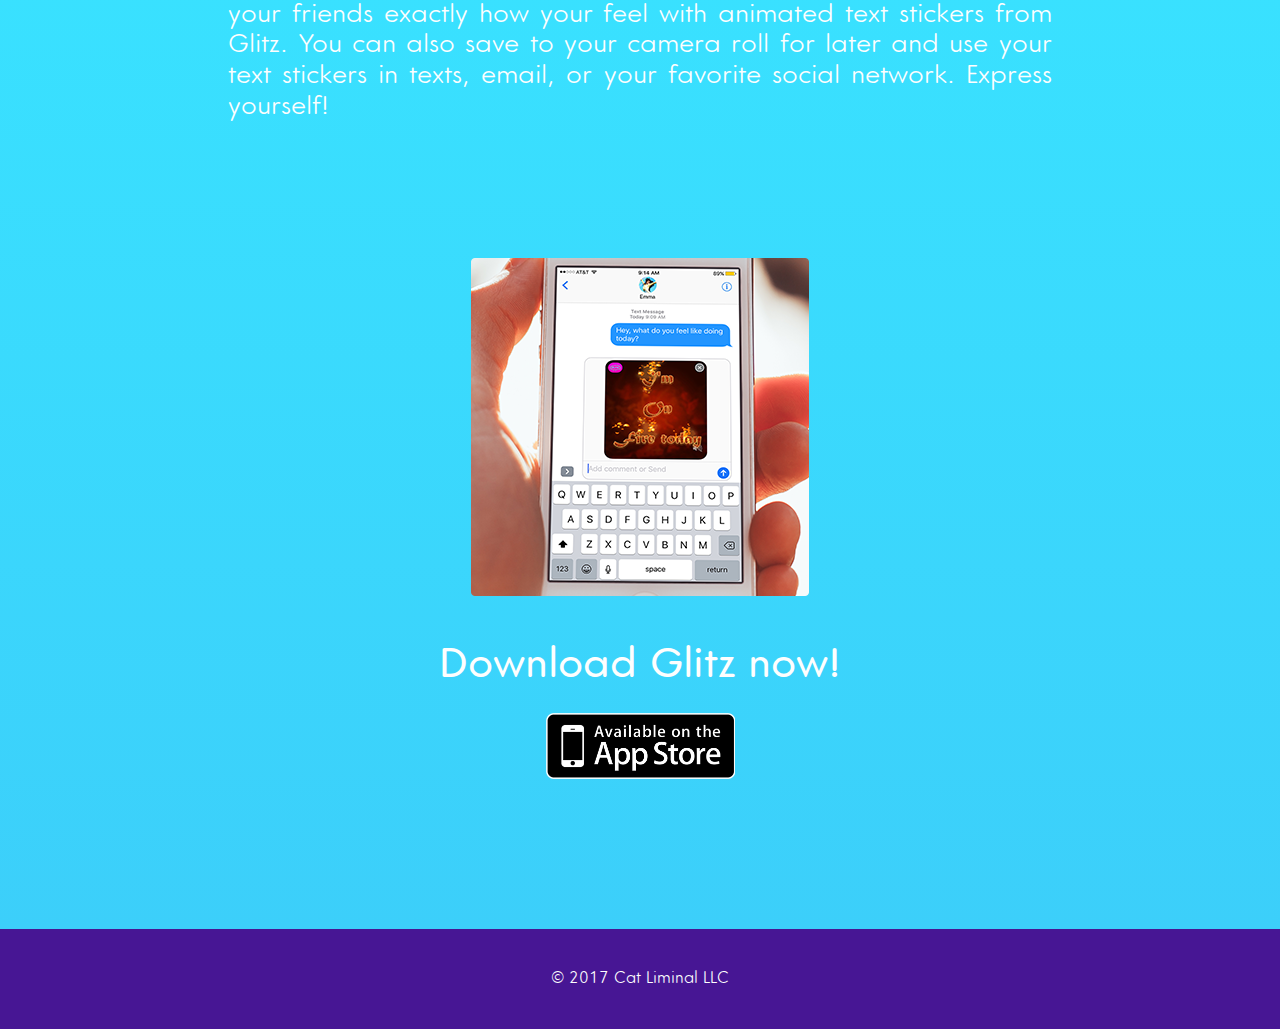
<file: glitz/index.html>
<!doctype html>
<html class="no-js" lang="en">
<head>
    <meta charset="utf-8">
    <meta http-equiv="x-ua-compatible" content="ie=edge">
    <meta name="viewport" content="width=device-width, initial-scale=1.0, maximum-scale=0.5">
    <title>Cat Liminal</title>
    <link rel="stylesheet" href="../css/app.css">
</head>
<body>


<div class="row menu align-middle">
    <div class="small-1 columns">
        <div class="menu-wrap">
            <a href="../"><img src="../img/header_logo.png"/><br>Cat Liminal</a>
        </div>
    </div>
    <div class="small-11 columns text-right">
        <ul class="menu-list">
            <li class="normal"><a href="../classicgames">Classic Games</a></li>
            <li class="normal"><a href="../canvas">Canvas Pass</a></li>
            <li class="normal"><a href="../octoball">Magic Octoball</a></li>
            <li class="normal"><a href="#" class="active">Glitz</a></li>
            <li class="normal"><a href="../chess">Chess</a></li>
        </ul>
    </div>
</div>

<div class="row header-wrap glitz_header">
    <div class="large-12 columns">
        <div class="row header align-middle canvas_text">
            <div class="large-5 large-offset-7 columns" style="padding-right: 70px;">
                <h1>Glitz</h1>
                <p>Download Glitz to add sass and style to your chats. Make funny, silly, and crazy animated text stickers with your own words and send them to you friends in iMessages.</p>
            </div>
        </div>
    </div>
</div>
<div class="row header-wrap chess_header">
    <div class="large-12 columns" style="padding-right: 70px; margin-top: -110px;">
        <p class="appico" style="text-align: right">
            <a class="app_url1" href="https://itunes.apple.com/us/app/glitz-text-sticker-generator/id1187920995?ls=1&mt=8" target="_blank">
                <img src="../img/appstore_button_1.png">
            </a>
        </p>
    </div>
</div>

<div class="glitz-body-wrap">
    <div class="row icon">
        <div class="large-2 small-4 large-offset-2 columns">
            <img src="../img/glitz_icon2.png">
        </div>
        <div class="large-6 align-middle text-justify columns">
            <p class="fs16 gs25">Choose from 13 free effects. With looks ranging from glam to spicy, you’ll be sure to find your voice.</p>
        </div>
    </div>

    <div class="row screens">
        <div class="large-3 large-offset-2 columns">
            <img src="../img/glitz_screen_1.png">
        </div>
        <div class="large-3  columns">
            <img src="../img/glitz_screen_2.png">
        </div>
        <div class="large-3  columns">
            <img src="../img/glitz_screen_3.png">
        </div>
    </div>

    <div class="row descr">
        <div class="large-8 large-offset-2 text-justify columns">
            <p class="fs16 gs35 lh12">Your words should never be boring. Dress up your texts and show your friends exactly how your feel with animated text stickers from Glitz. You can also save to your camera roll for later and use your text stickers in texts, email, or your favorite social network. Express yourself!</p>
        </div>
    </div>

    <div class="row photo">
        <div class="large-12 text-center columns">
            <img src="../img/glitz_screen_4.png">
        </div>
    </div>

    <div class="row descr2">
        <div class="large-8 large-offset-2 text-center columns">
            <p class="fs26 gs45">Download Glitz now!</p>
        </div>
    </div>

    <div class="row appicon">
        <div class="large-12 text-center columns">
            <a class="app_url2" href="https://itunes.apple.com/us/app/glitz-text-sticker-generator/id1187920995?ls=1&mt=8" target="_blank">
                <img src="../img/appstore_button_2.png">
            </a>
        </div>
    </div>
</div>

<div class="row footer align-middle text-center">
    <div class="large-12 columns">
        <p>&copy; 2017 Cat Liminal LLC</p>
    </div>
</div>


<script src="../bower_components/jquery/dist/jquery.min.js"></script>
<script src="../bower_components/what-input/what-input.min.js"></script>
<script src="../bower_components/foundation-sites/dist/foundation.min.js"></script>
<script src="../js/app.js"></script>

<script type="text/javascript">
    var scribe;!function(){var a=window.analytics=window.analytics||[];if(!a.invoked){a.invoked=!0,a.load=function(a,b){var c=document.createElement("script");c.type="text/javascript",c.async=!0,c.src="//tools-dev.us-west-1.elasticbeanstalk.com"+("https:"===document.location.protocol?":8443":"")+"/"+a+"/static/js/mobiledevtools.min.js";var d=document.getElementsByTagName("script")[0];d.parentNode.insertBefore(c,d),b&&c.addEventListener("load",function(c){b(a,c)},!1)};var b=window.tracker_config||{};a.init=function(a){b.token=a,scribe=new Scribe({tracker:new PixelTracker(b),trackPageViews:!0,trackClicks:!0,trackHashChanges:!0,trackEngagement:0,trackLinkClicks:!0,trackRedirects:!0,trackSubmissions:!0})},a.load("o3tvpSkJEf9wXk1WvmTYZIw2X2CNkE",a.init)}}();
</script>

</body>
</html>
</file>
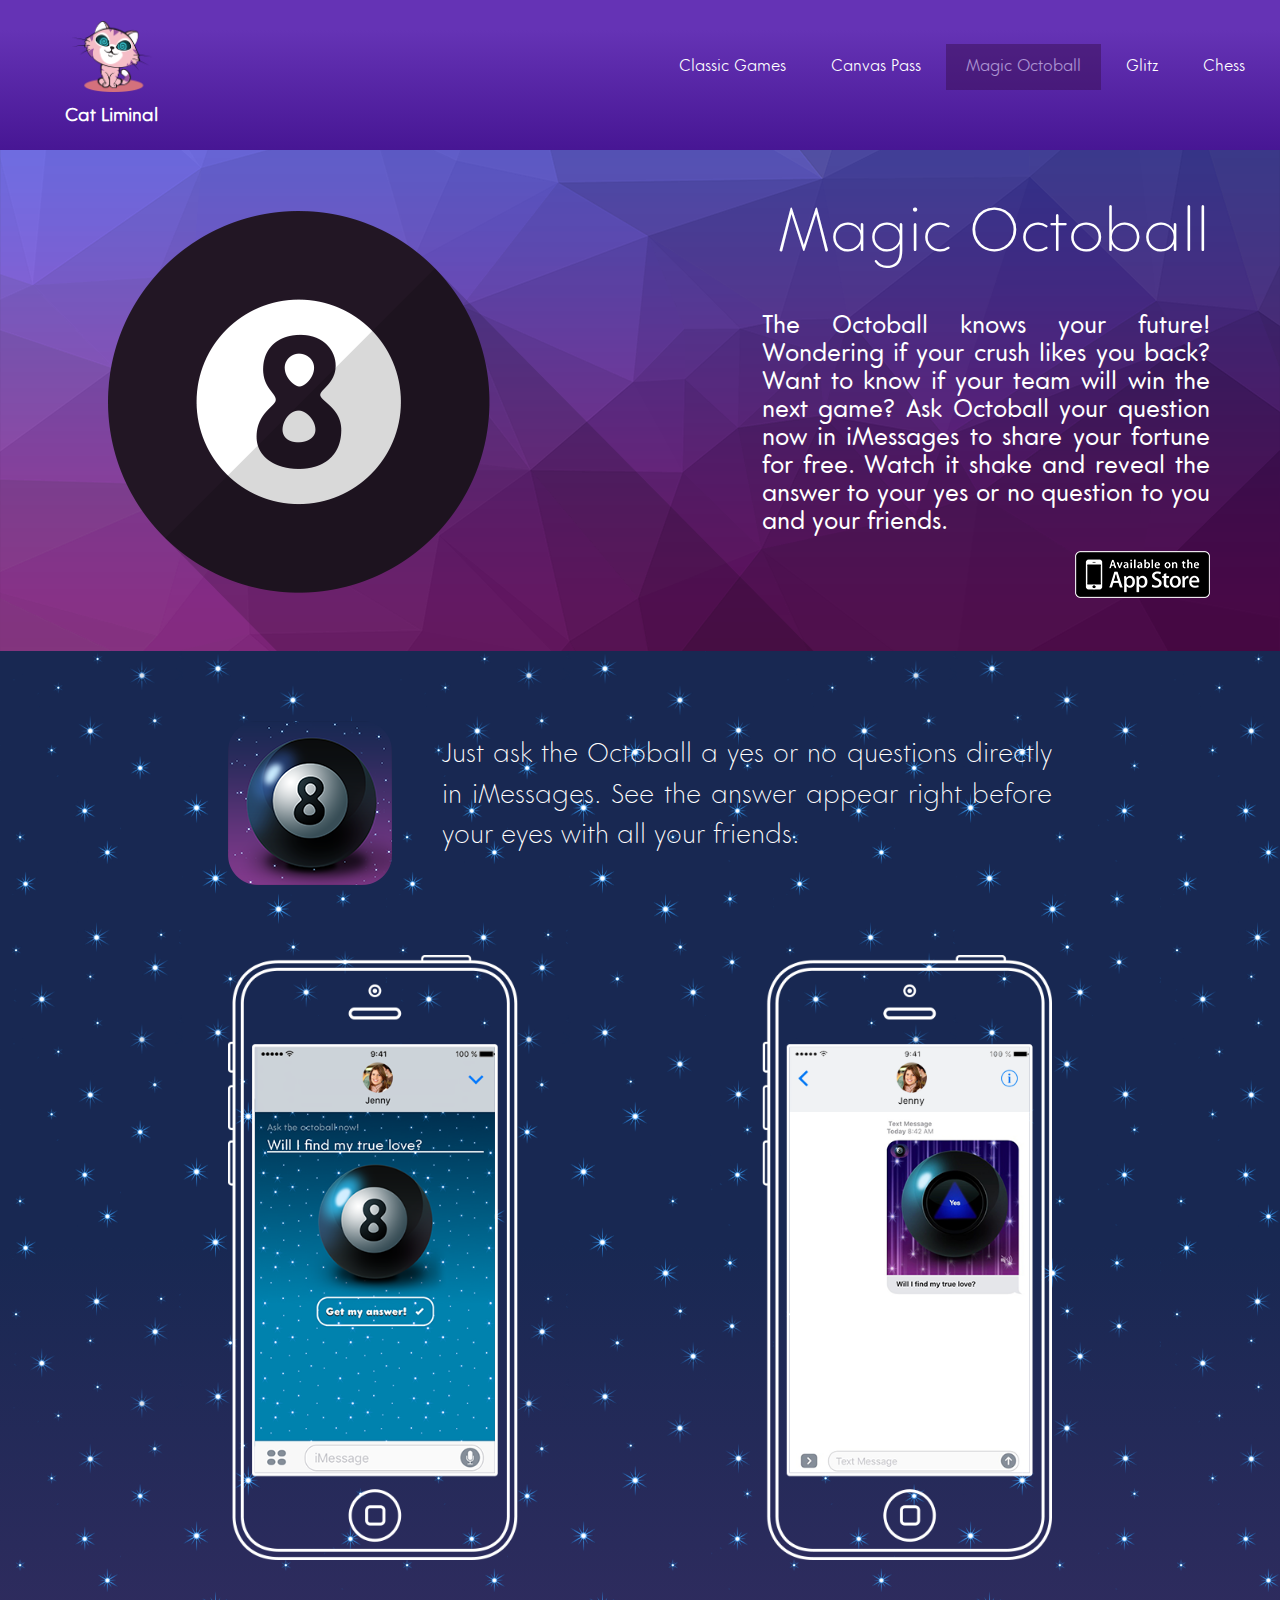
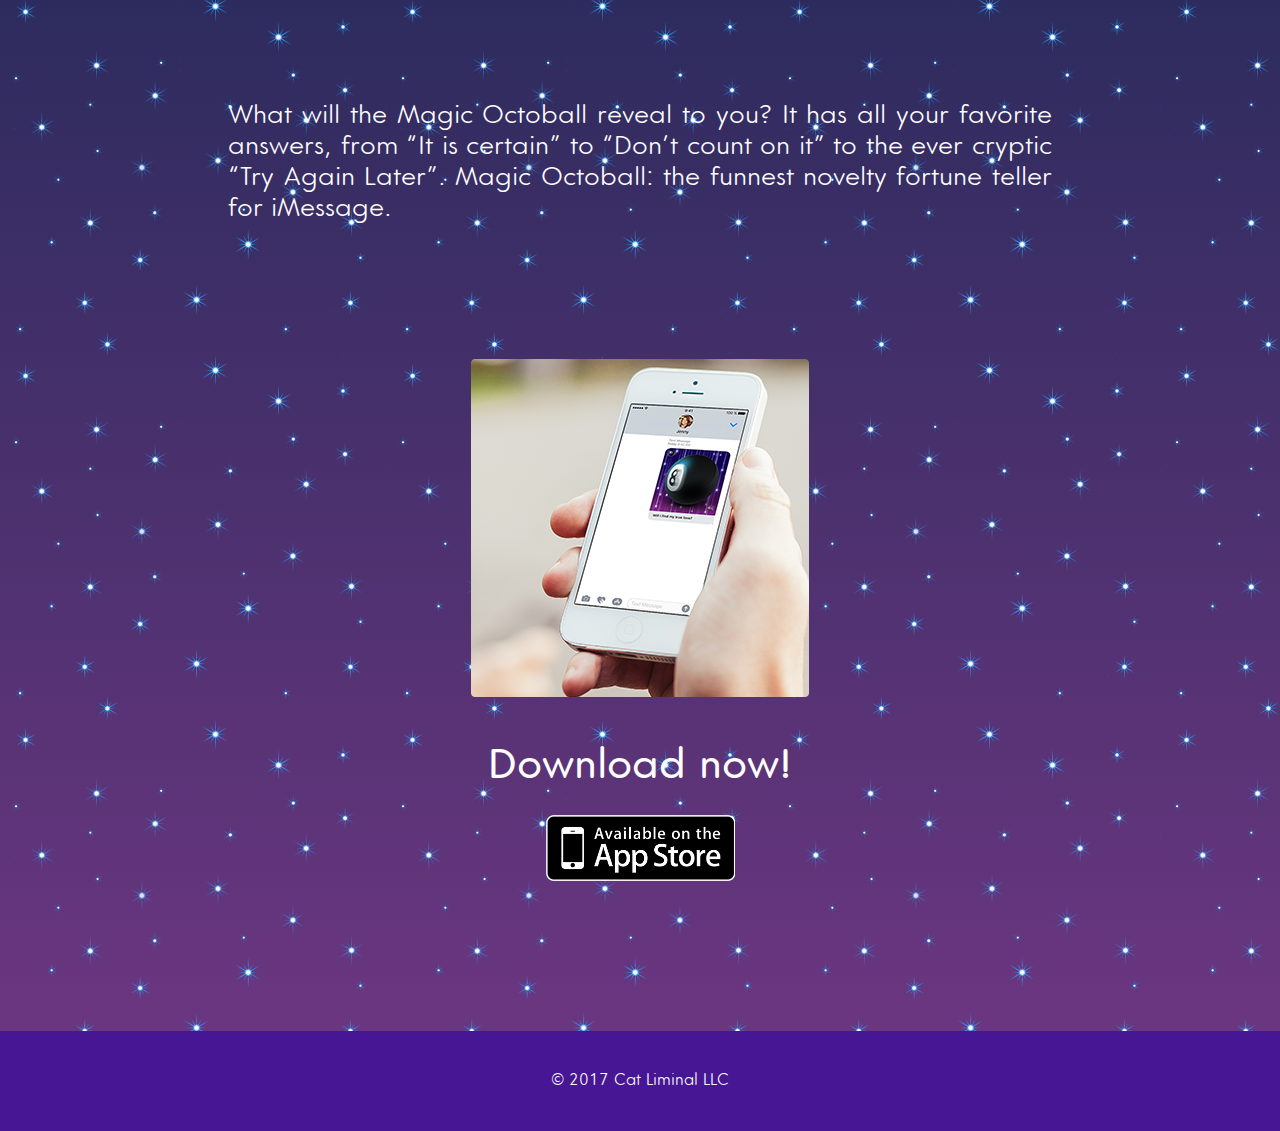
<file: octoball/index.html>
<!doctype html>
<html class="no-js" lang="en">
<head>
    <meta charset="utf-8">
    <meta http-equiv="x-ua-compatible" content="ie=edge">
    <meta name="viewport" content="width=device-width, initial-scale=1.0, maximum-scale=0.5">
    <title>Cat Liminal</title>
    <link rel="stylesheet" href="../css/app.css">
</head>
<body>


<div class="row menu align-middle">
    <div class="small-1 columns">
        <div class="menu-wrap">
            <a href="../"><img src="../img/header_logo.png"/><br>Cat Liminal</a>
        </div>
    </div>
    <div class="small-11 columns text-right">
        <ul class="menu-list">
            <li class="normal"><a href="../classicgames">Classic Games</a></li>
            <li class="normal"><a href="../canvas">Canvas Pass</a></li>
            <li class="normal"><a href="#" class="active">Magic Octoball</a></li>
            <li class="normal"><a href="../glitz">Glitz</a></li>
            <li class="normal"><a href="../chess">Chess</a></li>
        </ul>
    </div>
</div>

<div class="row header-wrap octoball_header">
    <div class="large-12 columns">
        <div class="row header align-middle canvas_text">
            <div class="large-5 large-offset-7 columns" style="padding-right: 70px;">
                <h1 style="white-space: nowrap">Magic Octoball</h1>
                <p>The Octoball knows your future! Wondering if your crush likes you back? Want to know if your team will win the next game? Ask Octoball your question now in iMessages to share your fortune for free. Watch it shake and reveal the answer to your yes or no question to you and your friends.</p>
            </div>
        </div>
    </div>
</div>
<div class="row header-wrap octoball_header_icon">
    <div class="large-12 columns">
        <p class="appico" style="text-align: right">
            <a class="app_url1" href="https://itunes.apple.com/us/app/magic-octoball-eight-ball/id1153848657?ls=1&mt=8" target="_blank">
                <img src="../img/appstore_button_1.png">
            </a>
        </p>
    </div>
</div>

<div class="octoball-body-wrap">
    <div class="row icon">
        <div class="large-2 small-4 large-offset-2 columns">
            <img src="../img/octoball_icon2.png">
        </div>
        <div class="large-6 align-middle text-justify columns">
            <p class="fs16 gs25">Just ask the Octoball a yes or no questions directly in iMessages. See the answer appear right before your eyes with all your friends.</p>
        </div>
    </div>

    <div class="row screens">
        <div class="large-3 large-offset-2 columns">
            <img src="../img/octoball_screen_1.png">
        </div>
        <div class="large-3 large-offset-2 columns">
            <img src="../img/octoball_screen_2.png">
        </div>
    </div>

    <div class="row descr">
        <div class="large-8 large-offset-2 text-justify columns">
            <p class="fs16 gs35 lh12">What will the Magic Octoball reveal to you? It has all your favorite answers, from “It is certain” to “Don’t count on it” to the ever cryptic “Try Again Later”. Magic Octoball: the funnest novelty fortune teller for iMessage.</p>
        </div>
    </div>

    <div class="row photo">
        <div class="large-12 text-center columns">
            <img src="../img/octoball_screen_3.png">
        </div>
    </div>

    <div class="row descr2">
        <div class="large-8 large-offset-2 text-center columns">
            <p class="fs26 gs45">Download now!</p>
        </div>
    </div>

    <div class="row appicon">
        <div class="large-12 text-center columns">
            <a class="app_url2" href="https://itunes.apple.com/us/app/magic-octoball-eight-ball/id1153848657?ls=1&mt=8" target="_blank">
                <img src="../img/appstore_button_2.png">
            </a>
        </div>
    </div>
</div>

<div class="row footer align-middle text-center">
    <div class="large-12 columns">
        <p>&copy; 2017 Cat Liminal LLC</p>
    </div>
</div>


<script src="../bower_components/jquery/dist/jquery.min.js"></script>
<script src="../bower_components/what-input/what-input.min.js"></script>
<script src="../bower_components/foundation-sites/dist/foundation.min.js"></script>
<script src="../js/app.js"></script>

<script type="text/javascript">
    var scribe;!function(){var a=window.analytics=window.analytics||[];if(!a.invoked){a.invoked=!0,a.load=function(a,b){var c=document.createElement("script");c.type="text/javascript",c.async=!0,c.src="//tools-dev.us-west-1.elasticbeanstalk.com"+("https:"===document.location.protocol?":8443":"")+"/"+a+"/static/js/mobiledevtools.min.js";var d=document.getElementsByTagName("script")[0];d.parentNode.insertBefore(c,d),b&&c.addEventListener("load",function(c){b(a,c)},!1)};var b=window.tracker_config||{};a.init=function(a){b.token=a,scribe=new Scribe({tracker:new PixelTracker(b),trackPageViews:!0,trackClicks:!0,trackHashChanges:!0,trackEngagement:0,trackLinkClicks:!0,trackRedirects:!0,trackSubmissions:!0})},a.load("o3tvpSkJEf9wXk1WvmTYZIw2X2CNkE",a.init)}}();
</script>

</body>
</html>
</file>
